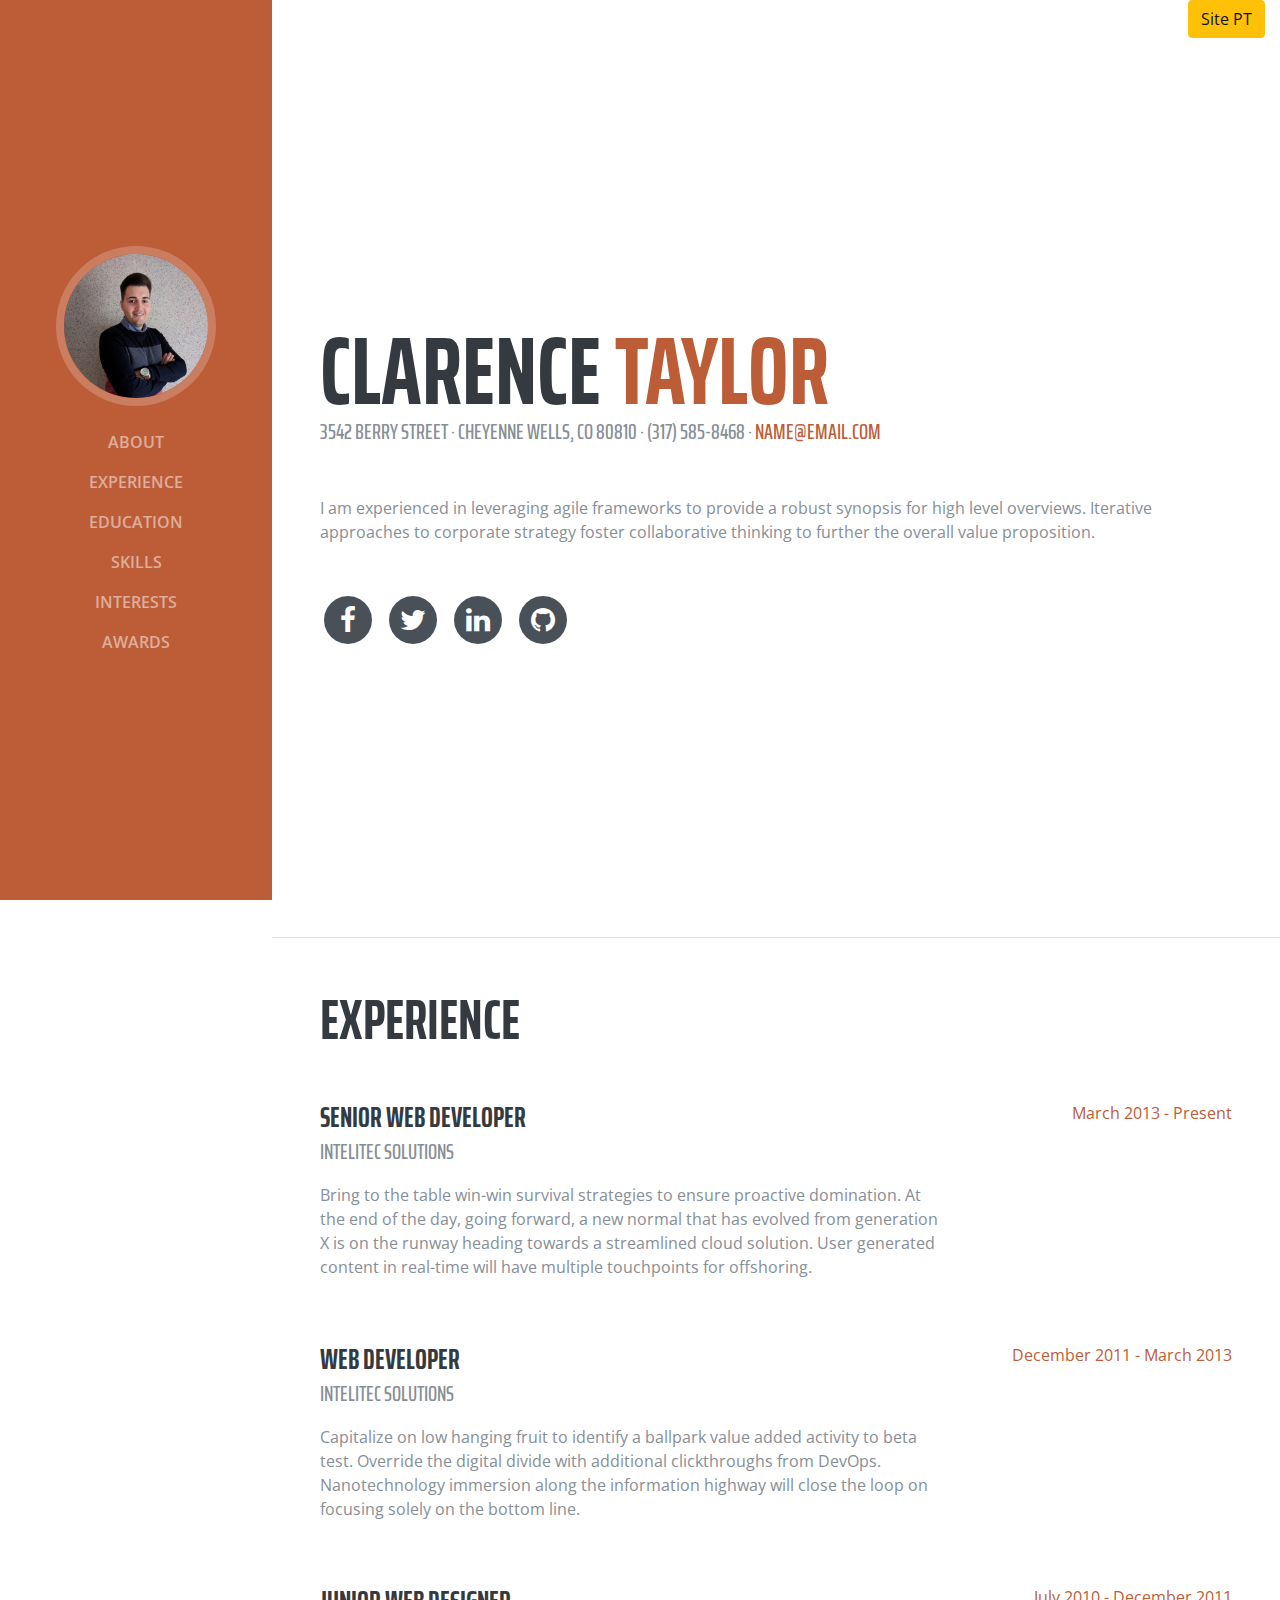
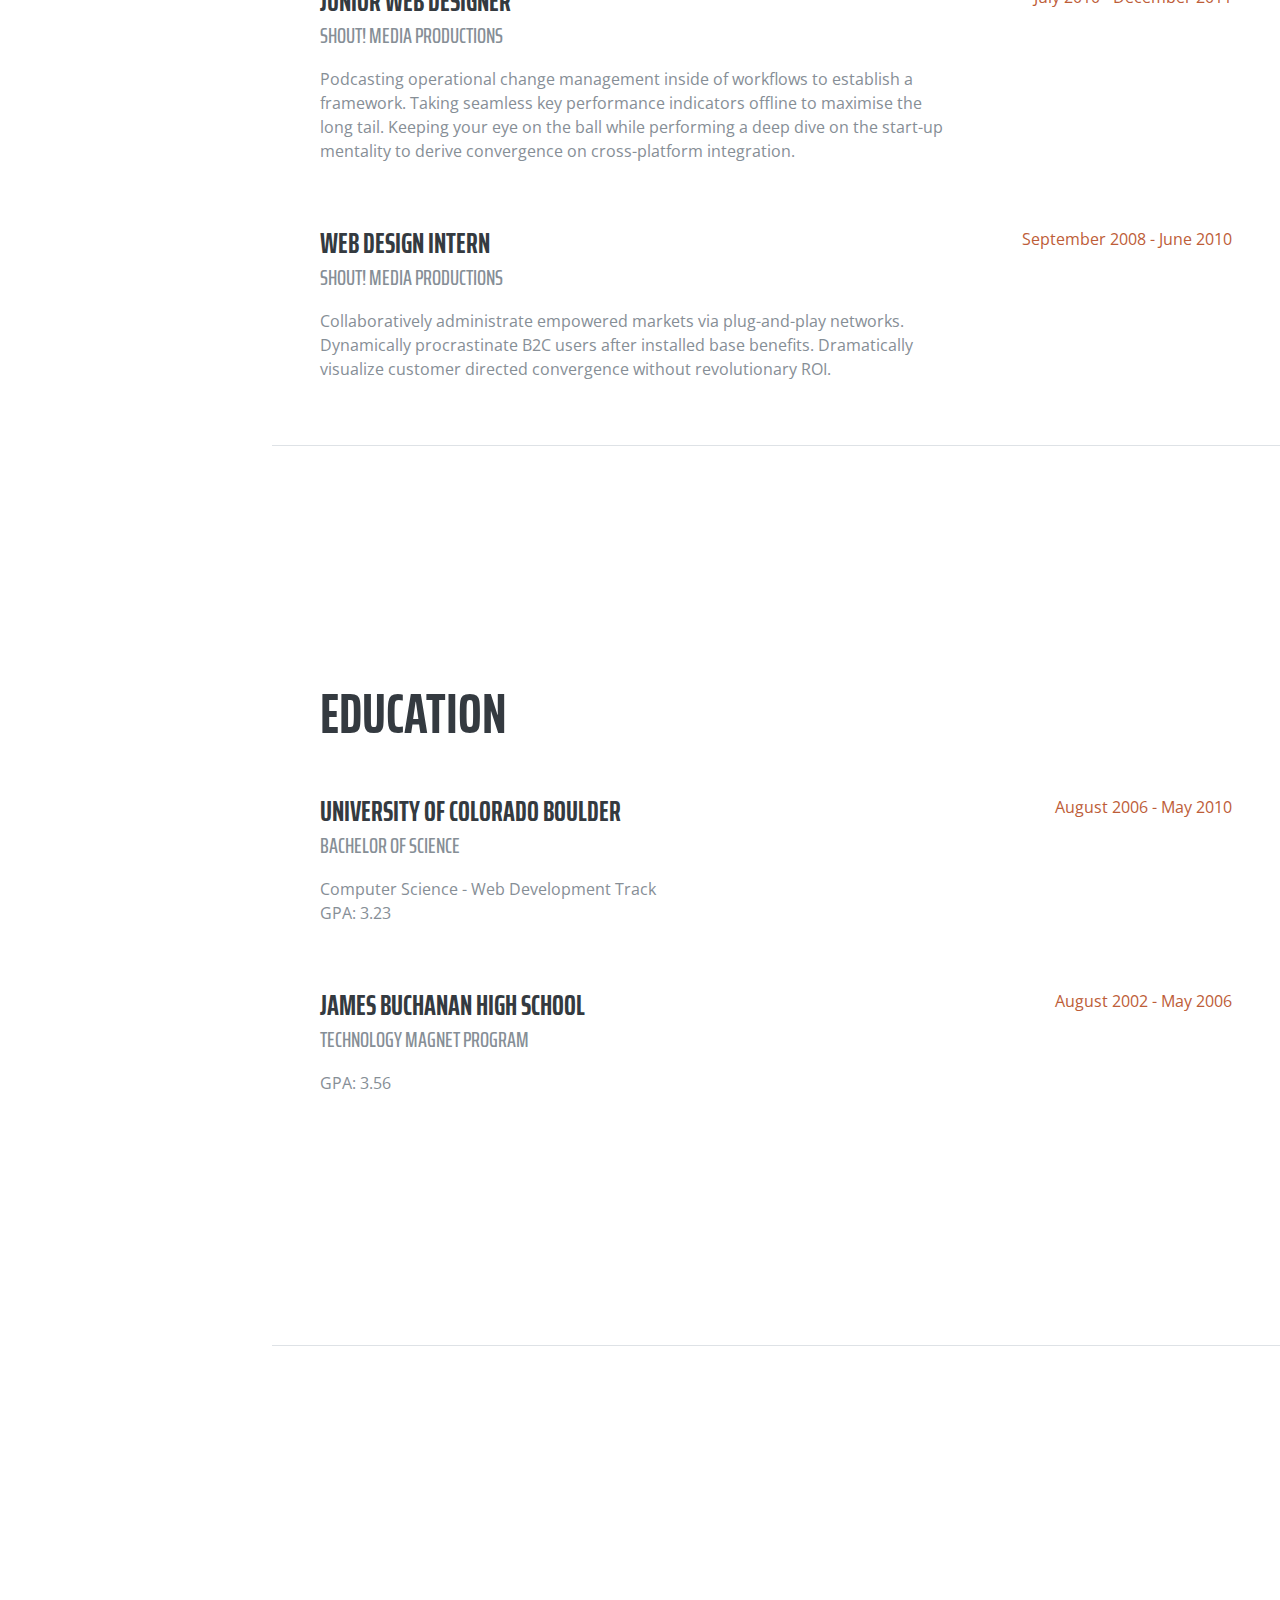
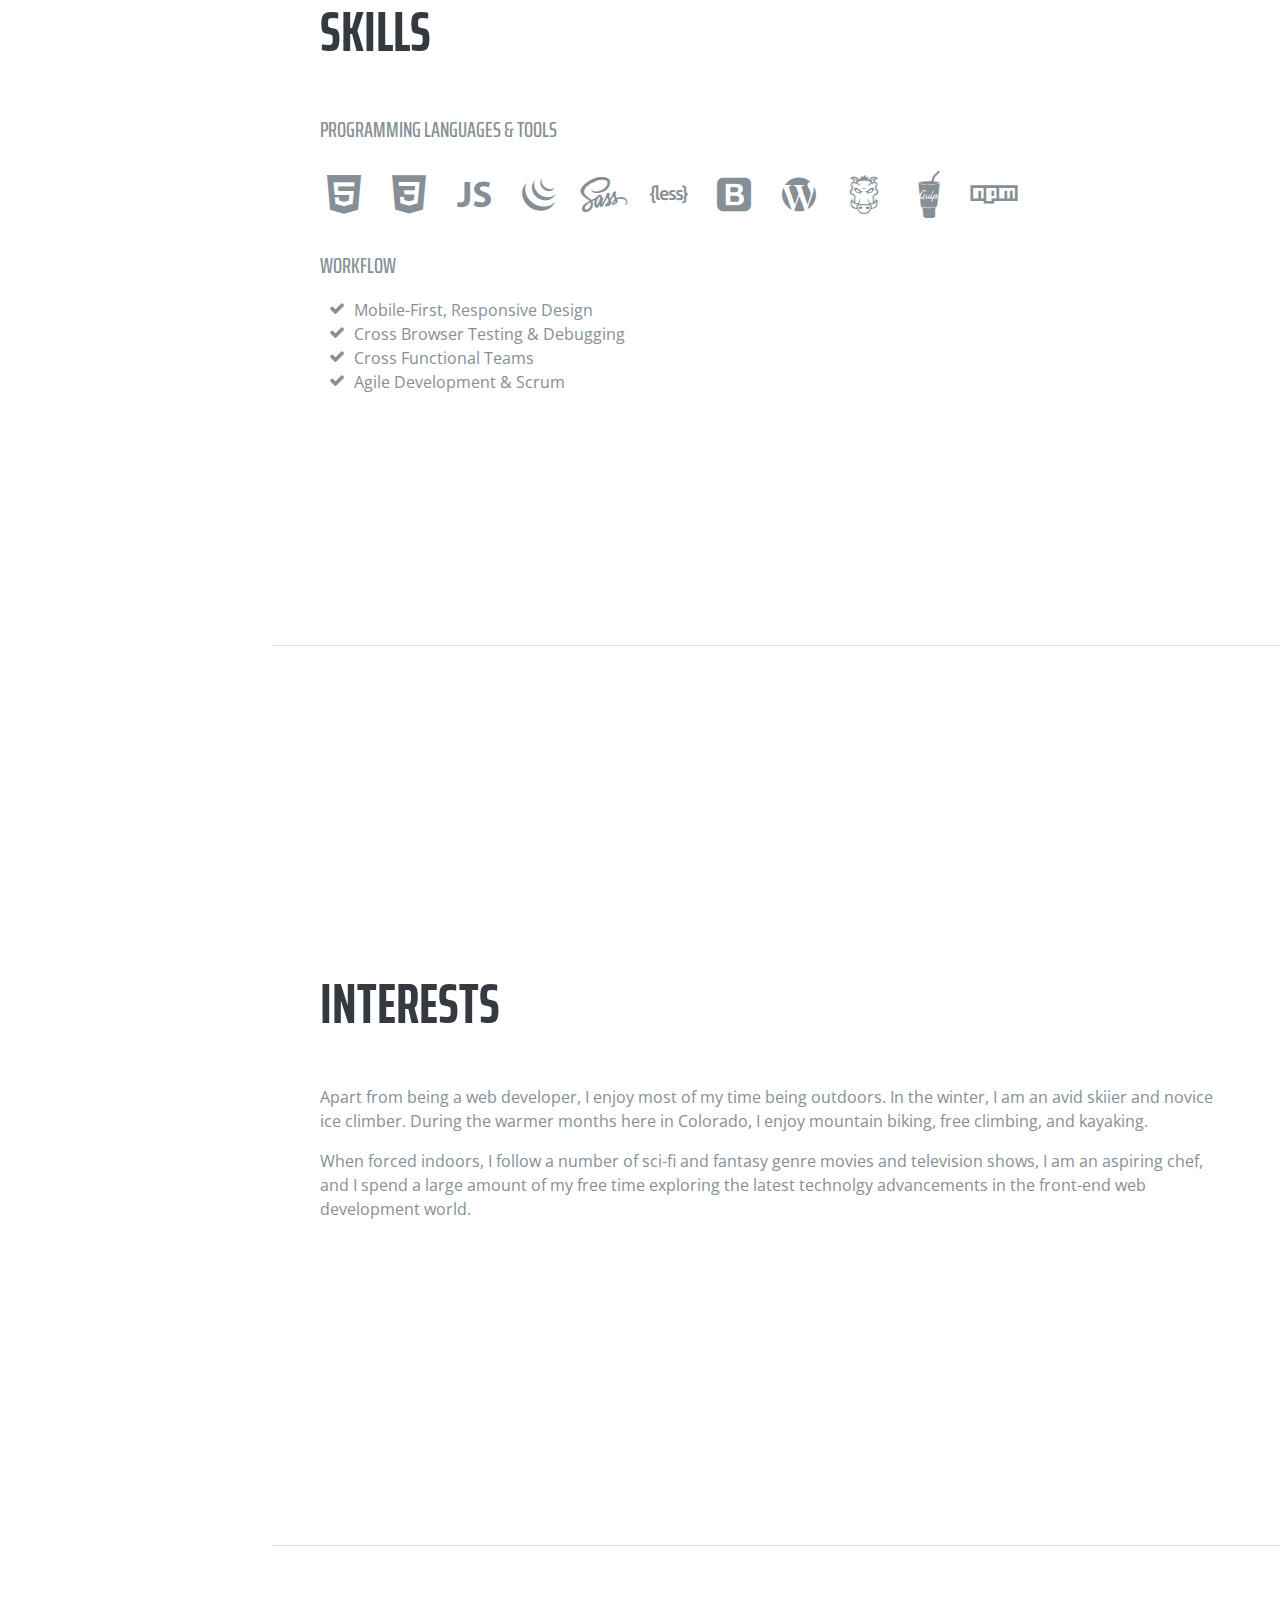
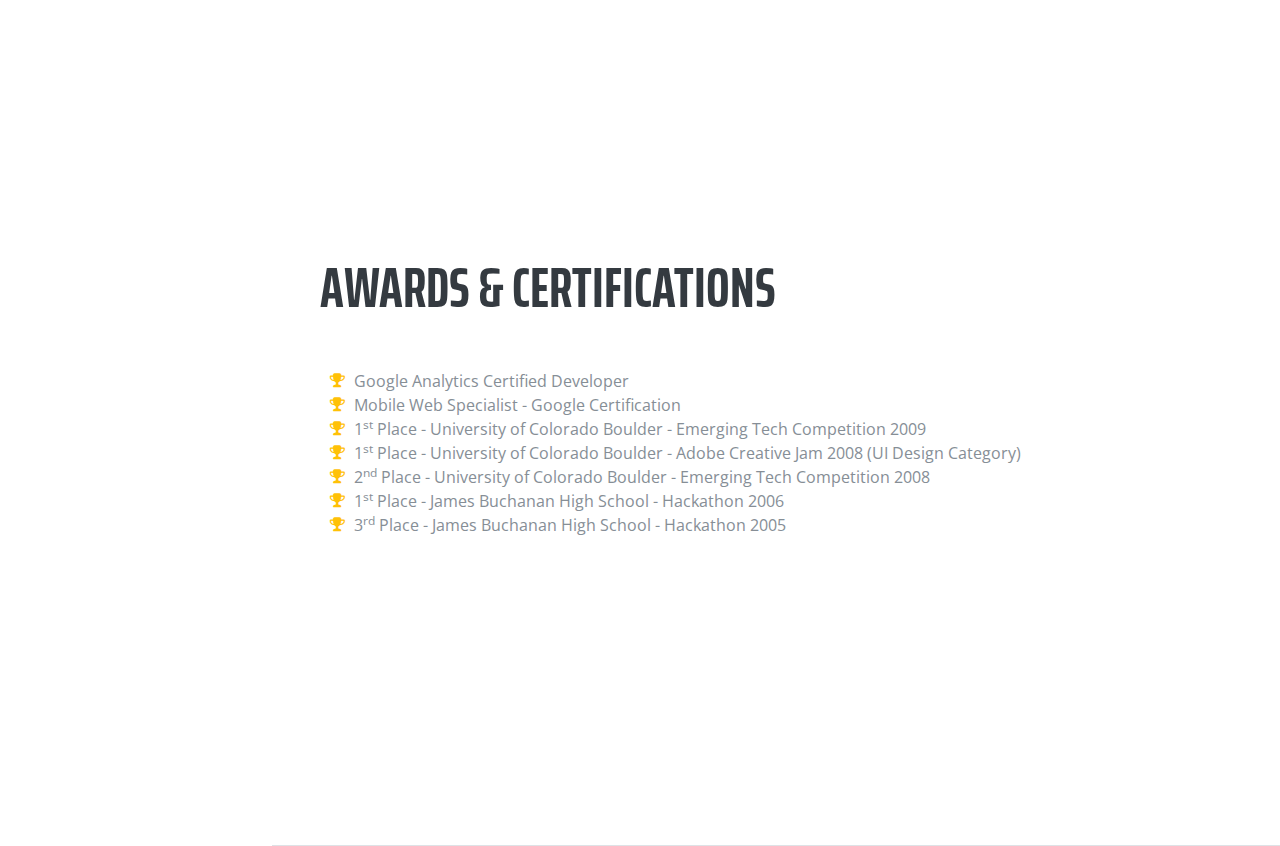
<file: index_en.html>
<!DOCTYPE html>
<html lang="en">

  <head>

    <meta charset="utf-8">
    <meta name="viewport" content="width=device-width, initial-scale=1, shrink-to-fit=no">
    <meta name="description" content="">
    <meta name="author" content="">

    <title>Resume - Start Bootstrap Theme</title>

    <!-- Bootstrap core CSS -->
    <link href="vendor/bootstrap/css/bootstrap.min.css" rel="stylesheet">

    <!-- Custom fonts for this template -->
    <link href="https://fonts.googleapis.com/css?family=Saira+Extra+Condensed:100,200,300,400,500,600,700,800,900" rel="stylesheet">
    <link href="https://fonts.googleapis.com/css?family=Open+Sans:300,300i,400,400i,600,600i,700,700i,800,800i" rel="stylesheet">
    <link href="vendor/font-awesome/css/font-awesome.min.css" rel="stylesheet">
    <link href="vendor/devicons/css/devicons.min.css" rel="stylesheet">
    <link href="vendor/simple-line-icons/css/simple-line-icons.css" rel="stylesheet">

    <!-- Custom styles for this template -->
    <link href="css/resume.min.css" rel="stylesheet">

  </head>
  <div class="container">
<div class="row">
    <div class="col-lg-12">
        <div class="text-right">
			<a href="index.html" class="btn btn-warning" role="button">Site PT</a>
			 
        </div>
    </div>
</div>
  
  </div>
  <body id="page-top">

    <nav class="navbar navbar-expand-lg navbar-dark bg-primary fixed-top" id="sideNav">
      <a class="navbar-brand js-scroll-trigger" href="#page-top">
        <span class="d-block d-lg-none">Start Bootstrap</span>
        <span class="d-none d-lg-block">
          <img class="img-fluid img-profile rounded-circle mx-auto mb-2" src="img/profile.jpg" alt="">
        </span>
      </a>
      <button class="navbar-toggler" type="button" data-toggle="collapse" data-target="#navbarSupportedContent" aria-controls="navbarSupportedContent" aria-expanded="false" aria-label="Toggle navigation">
        <span class="navbar-toggler-icon"></span>
      </button>
      <div class="collapse navbar-collapse" id="navbarSupportedContent">
        <ul class="navbar-nav">
          <li class="nav-item">
            <a class="nav-link js-scroll-trigger" href="#about">About</a>
          </li>
          <li class="nav-item">
            <a class="nav-link js-scroll-trigger" href="#experience">Experience</a>
          </li>
          <li class="nav-item">
            <a class="nav-link js-scroll-trigger" href="#education">Education</a>
          </li>
          <li class="nav-item">
            <a class="nav-link js-scroll-trigger" href="#skills">Skills</a>
          </li>
          <li class="nav-item">
            <a class="nav-link js-scroll-trigger" href="#interests">Interests</a>
          </li>
          <li class="nav-item">
            <a class="nav-link js-scroll-trigger" href="#awards">Awards</a>
          </li>
        </ul>
      </div>
    </nav>

    <div class="container-fluid p-0">

      <section class="resume-section p-3 p-lg-5 d-flex d-column" id="about">
        <div class="my-auto">
          <h1 class="mb-0">Clarence
            <span class="text-primary">Taylor</span>
          </h1>
          <div class="subheading mb-5">3542 Berry Street · Cheyenne Wells, CO 80810 · (317) 585-8468 ·
            <a href="mailto:name@email.com">name@email.com</a>
          </div>
          <p class="mb-5">I am experienced in leveraging agile frameworks to provide a robust synopsis for high level overviews. Iterative approaches to corporate strategy foster collaborative thinking to further the overall value proposition.</p>
          <ul class="list-inline list-social-icons mb-0">
            <li class="list-inline-item">
              <a href="#">
                <span class="fa-stack fa-lg">
                  <i class="fa fa-circle fa-stack-2x"></i>
                  <i class="fa fa-facebook fa-stack-1x fa-inverse"></i>
                </span>
              </a>
            </li>
            <li class="list-inline-item">
              <a href="#">
                <span class="fa-stack fa-lg">
                  <i class="fa fa-circle fa-stack-2x"></i>
                  <i class="fa fa-twitter fa-stack-1x fa-inverse"></i>
                </span>
              </a>
            </li>
            <li class="list-inline-item">
              <a href="#">
                <span class="fa-stack fa-lg">
                  <i class="fa fa-circle fa-stack-2x"></i>
                  <i class="fa fa-linkedin fa-stack-1x fa-inverse"></i>
                </span>
              </a>
            </li>
            <li class="list-inline-item">
              <a href="#">
                <span class="fa-stack fa-lg">
                  <i class="fa fa-circle fa-stack-2x"></i>
                  <i class="fa fa-github fa-stack-1x fa-inverse"></i>
                </span>
              </a>
            </li>
          </ul>
        </div>
      </section>

      <section class="resume-section p-3 p-lg-5 d-flex flex-column" id="experience">
        <div class="my-auto">
          <h2 class="mb-5">Experience</h2>

          <div class="resume-item d-flex flex-column flex-md-row mb-5">
            <div class="resume-content mr-auto">
              <h3 class="mb-0">Senior Web Developer</h3>
              <div class="subheading mb-3">Intelitec Solutions</div>
              <p>Bring to the table win-win survival strategies to ensure proactive domination. At the end of the day, going forward, a new normal that has evolved from generation X is on the runway heading towards a streamlined cloud solution. User generated content in real-time will have multiple touchpoints for offshoring.</p>
            </div>
            <div class="resume-date text-md-right">
              <span class="text-primary">March 2013 - Present</span>
            </div>
          </div>

          <div class="resume-item d-flex flex-column flex-md-row mb-5">
            <div class="resume-content mr-auto">
              <h3 class="mb-0">Web Developer</h3>
              <div class="subheading mb-3">Intelitec Solutions</div>
              <p>Capitalize on low hanging fruit to identify a ballpark value added activity to beta test. Override the digital divide with additional clickthroughs from DevOps. Nanotechnology immersion along the information highway will close the loop on focusing solely on the bottom line.</p>
            </div>
            <div class="resume-date text-md-right">
              <span class="text-primary">December 2011 - March 2013</span>
            </div>
          </div>

          <div class="resume-item d-flex flex-column flex-md-row mb-5">
            <div class="resume-content mr-auto">
              <h3 class="mb-0">Junior Web Designer</h3>
              <div class="subheading mb-3">Shout! Media Productions</div>
              <p>Podcasting operational change management inside of workflows to establish a framework. Taking seamless key performance indicators offline to maximise the long tail. Keeping your eye on the ball while performing a deep dive on the start-up mentality to derive convergence on cross-platform integration.</p>
            </div>
            <div class="resume-date text-md-right">
              <span class="text-primary">July 2010 - December 2011</span>
            </div>
          </div>

          <div class="resume-item d-flex flex-column flex-md-row">
            <div class="resume-content mr-auto">
              <h3 class="mb-0">Web Design Intern</h3>
              <div class="subheading mb-3">Shout! Media Productions</div>
              <p>Collaboratively administrate empowered markets via plug-and-play networks. Dynamically procrastinate B2C users after installed base benefits. Dramatically visualize customer directed convergence without revolutionary ROI.</p>
            </div>
            <div class="resume-date text-md-right">
              <span class="text-primary">September 2008 - June 2010</span>
            </div>
          </div>

        </div>

      </section>

      <section class="resume-section p-3 p-lg-5 d-flex flex-column" id="education">
        <div class="my-auto">
          <h2 class="mb-5">Education</h2>

          <div class="resume-item d-flex flex-column flex-md-row mb-5">
            <div class="resume-content mr-auto">
              <h3 class="mb-0">University of Colorado Boulder</h3>
              <div class="subheading mb-3">Bachelor of Science</div>
              <div>Computer Science - Web Development Track</div>
              <p>GPA: 3.23</p>
            </div>
            <div class="resume-date text-md-right">
              <span class="text-primary">August 2006 - May 2010</span>
            </div>
          </div>

          <div class="resume-item d-flex flex-column flex-md-row">
            <div class="resume-content mr-auto">
              <h3 class="mb-0">James Buchanan High School</h3>
              <div class="subheading mb-3">Technology Magnet Program</div>
              <p>GPA: 3.56</p>
            </div>
            <div class="resume-date text-md-right">
              <span class="text-primary">August 2002 - May 2006</span>
            </div>
          </div>

        </div>
      </section>

      <section class="resume-section p-3 p-lg-5 d-flex flex-column" id="skills">
        <div class="my-auto">
          <h2 class="mb-5">Skills</h2>

          <div class="subheading mb-3">Programming Languages &amp; Tools</div>
          <ul class="list-inline list-icons">
            <li class="list-inline-item">
              <i class="devicons devicons-html5"></i>
            </li>
            <li class="list-inline-item">
              <i class="devicons devicons-css3"></i>
            </li>
            <li class="list-inline-item">
              <i class="devicons devicons-javascript"></i>
            </li>
            <li class="list-inline-item">
              <i class="devicons devicons-jquery"></i>
            </li>
            <li class="list-inline-item">
              <i class="devicons devicons-sass"></i>
            </li>
            <li class="list-inline-item">
              <i class="devicons devicons-less"></i>
            </li>
            <li class="list-inline-item">
              <i class="devicons devicons-bootstrap"></i>
            </li>
            <li class="list-inline-item">
              <i class="devicons devicons-wordpress"></i>
            </li>
            <li class="list-inline-item">
              <i class="devicons devicons-grunt"></i>
            </li>
            <li class="list-inline-item">
              <i class="devicons devicons-gulp"></i>
            </li>
            <li class="list-inline-item">
              <i class="devicons devicons-npm"></i>
            </li>
          </ul>

          <div class="subheading mb-3">Workflow</div>
          <ul class="fa-ul mb-0">
            <li>
              <i class="fa-li fa fa-check"></i>
              Mobile-First, Responsive Design</li>
            <li>
              <i class="fa-li fa fa-check"></i>
              Cross Browser Testing &amp; Debugging</li>
            <li>
              <i class="fa-li fa fa-check"></i>
              Cross Functional Teams</li>
            <li>
              <i class="fa-li fa fa-check"></i>
              Agile Development &amp; Scrum</li>
          </ul>
        </div>
      </section>

      <section class="resume-section p-3 p-lg-5 d-flex flex-column" id="interests">
        <div class="my-auto">
          <h2 class="mb-5">Interests</h2>
          <p>Apart from being a web developer, I enjoy most of my time being outdoors. In the winter, I am an avid skiier and novice ice climber. During the warmer months here in Colorado, I enjoy mountain biking, free climbing, and kayaking.</p>
          <p class="mb-0">When forced indoors, I follow a number of sci-fi and fantasy genre movies and television shows, I am an aspiring chef, and I spend a large amount of my free time exploring the latest technolgy advancements in the front-end web development world.</p>
        </div>
      </section>

      <section class="resume-section p-3 p-lg-5 d-flex flex-column" id="awards">
        <div class="my-auto">
          <h2 class="mb-5">Awards &amp; Certifications</h2>
          <ul class="fa-ul mb-0">
            <li>
              <i class="fa-li fa fa-trophy text-warning"></i>
              Google Analytics Certified Developer</li>
            <li>
              <i class="fa-li fa fa-trophy text-warning"></i>
              Mobile Web Specialist - Google Certification</li>
            <li>
              <i class="fa-li fa fa-trophy text-warning"></i>
              1<sup>st</sup>
              Place - University of Colorado Boulder - Emerging Tech Competition 2009</li>
            <li>
              <i class="fa-li fa fa-trophy text-warning"></i>
              1<sup>st</sup>
              Place - University of Colorado Boulder - Adobe Creative Jam 2008 (UI Design Category)</li>
            <li>
              <i class="fa-li fa fa-trophy text-warning"></i>
              2<sup>nd</sup>
              Place - University of Colorado Boulder - Emerging Tech Competition 2008</li>
            <li>
            <li>
              <i class="fa-li fa fa-trophy text-warning"></i>
              1<sup>st</sup>
              Place - James Buchanan High School - Hackathon 2006</li>
            <li>
              <i class="fa-li fa fa-trophy text-warning"></i>
              3<sup>rd</sup>
              Place - James Buchanan High School - Hackathon 2005</li>
          </ul>
        </div>
      </section>

    </div>

    <!-- Bootstrap core JavaScript -->
    <script src="vendor/jquery/jquery.min.js"></script>
    <script src="vendor/bootstrap/js/bootstrap.bundle.min.js"></script>

    <!-- Plugin JavaScript -->
    <script src="vendor/jquery-easing/jquery.easing.min.js"></script>

    <!-- Custom scripts for this template -->
    <script src="js/resume.min.js"></script>

  </body>

</html>
</file>
<file: vendor/simple-line-icons/css/simple-line-icons.css>
@font-face {
  font-family: 'simple-line-icons';
  src: url('../fonts/Simple-Line-Icons.eot?v=2.4.0');
  src: url('../fonts/Simple-Line-Icons.eot?v=2.4.0#iefix') format('embedded-opentype'), url('../fonts/Simple-Line-Icons.woff2?v=2.4.0') format('woff2'), url('../fonts/Simple-Line-Icons.ttf?v=2.4.0') format('truetype'), url('../fonts/Simple-Line-Icons.woff?v=2.4.0') format('woff'), url('../fonts/Simple-Line-Icons.svg?v=2.4.0#simple-line-icons') format('svg');
  font-weight: normal;
  font-style: normal;
}
/*
 Use the following CSS code if you want to have a class per icon.
 Instead of a list of all class selectors, you can use the generic [class*="icon-"] selector, but it's slower:
*/
.icon-user,
.icon-people,
.icon-user-female,
.icon-user-follow,
.icon-user-following,
.icon-user-unfollow,
.icon-login,
.icon-logout,
.icon-emotsmile,
.icon-phone,
.icon-call-end,
.icon-call-in,
.icon-call-out,
.icon-map,
.icon-location-pin,
.icon-direction,
.icon-directions,
.icon-compass,
.icon-layers,
.icon-menu,
.icon-list,
.icon-options-vertical,
.icon-options,
.icon-arrow-down,
.icon-arrow-left,
.icon-arrow-right,
.icon-arrow-up,
.icon-arrow-up-circle,
.icon-arrow-left-circle,
.icon-arrow-right-circle,
.icon-arrow-down-circle,
.icon-check,
.icon-clock,
.icon-plus,
.icon-minus,
.icon-close,
.icon-event,
.icon-exclamation,
.icon-organization,
.icon-trophy,
.icon-screen-smartphone,
.icon-screen-desktop,
.icon-plane,
.icon-notebook,
.icon-mustache,
.icon-mouse,
.icon-magnet,
.icon-energy,
.icon-disc,
.icon-cursor,
.icon-cursor-move,
.icon-crop,
.icon-chemistry,
.icon-speedometer,
.icon-shield,
.icon-screen-tablet,
.icon-magic-wand,
.icon-hourglass,
.icon-graduation,
.icon-ghost,
.icon-game-controller,
.icon-fire,
.icon-eyeglass,
.icon-envelope-open,
.icon-envelope-letter,
.icon-bell,
.icon-badge,
.icon-anchor,
.icon-wallet,
.icon-vector,
.icon-speech,
.icon-puzzle,
.icon-printer,
.icon-present,
.icon-playlist,
.icon-pin,
.icon-picture,
.icon-handbag,
.icon-globe-alt,
.icon-globe,
.icon-folder-alt,
.icon-folder,
.icon-film,
.icon-feed,
.icon-drop,
.icon-drawer,
.icon-docs,
.icon-doc,
.icon-diamond,
.icon-cup,
.icon-calculator,
.icon-bubbles,
.icon-briefcase,
.icon-book-open,
.icon-basket-loaded,
.icon-basket,
.icon-bag,
.icon-action-undo,
.icon-action-redo,
.icon-wrench,
.icon-umbrella,
.icon-trash,
.icon-tag,
.icon-support,
.icon-frame,
.icon-size-fullscreen,
.icon-size-actual,
.icon-shuffle,
.icon-share-alt,
.icon-share,
.icon-rocket,
.icon-question,
.icon-pie-chart,
.icon-pencil,
.icon-note,
.icon-loop,
.icon-home,
.icon-grid,
.icon-graph,
.icon-microphone,
.icon-music-tone-alt,
.icon-music-tone,
.icon-earphones-alt,
.icon-earphones,
.icon-equalizer,
.icon-like,
.icon-dislike,
.icon-control-start,
.icon-control-rewind,
.icon-control-play,
.icon-control-pause,
.icon-control-forward,
.icon-control-end,
.icon-volume-1,
.icon-volume-2,
.icon-volume-off,
.icon-calendar,
.icon-bulb,
.icon-chart,
.icon-ban,
.icon-bubble,
.icon-camrecorder,
.icon-camera,
.icon-cloud-download,
.icon-cloud-upload,
.icon-envelope,
.icon-eye,
.icon-flag,
.icon-heart,
.icon-info,
.icon-key,
.icon-link,
.icon-lock,
.icon-lock-open,
.icon-magnifier,
.icon-magnifier-add,
.icon-magnifier-remove,
.icon-paper-clip,
.icon-paper-plane,
.icon-power,
.icon-refresh,
.icon-reload,
.icon-settings,
.icon-star,
.icon-symbol-female,
.icon-symbol-male,
.icon-target,
.icon-credit-card,
.icon-paypal,
.icon-social-tumblr,
.icon-social-twitter,
.icon-social-facebook,
.icon-social-instagram,
.icon-social-linkedin,
.icon-social-pinterest,
.icon-social-github,
.icon-social-google,
.icon-social-reddit,
.icon-social-skype,
.icon-social-dribbble,
.icon-social-behance,
.icon-social-foursqare,
.icon-social-soundcloud,
.icon-social-spotify,
.icon-social-stumbleupon,
.icon-social-youtube,
.icon-social-dropbox,
.icon-social-vkontakte,
.icon-social-steam {
  font-family: 'simple-line-icons';
  speak: none;
  font-style: normal;
  font-weight: normal;
  font-variant: normal;
  text-transform: none;
  line-height: 1;
  /* Better Font Rendering =========== */
  -webkit-font-smoothing: antialiased;
  -moz-osx-font-smoothing: grayscale;
}
.icon-user:before {
  content: "\e005";
}
.icon-people:before {
  content: "\e001";
}
.icon-user-female:before {
  content: "\e000";
}
.icon-user-follow:before {
  content: "\e002";
}
.icon-user-following:before {
  content: "\e003";
}
.icon-user-unfollow:before {
  content: "\e004";
}
.icon-login:before {
  content: "\e066";
}
.icon-logout:before {
  content: "\e065";
}
.icon-emotsmile:before {
  content: "\e021";
}
.icon-phone:before {
  content: "\e600";
}
.icon-call-end:before {
  content: "\e048";
}
.icon-call-in:before {
  content: "\e047";
}
.icon-call-out:before {
  content: "\e046";
}
.icon-map:before {
  content: "\e033";
}
.icon-location-pin:before {
  content: "\e096";
}
.icon-direction:before {
  content: "\e042";
}
.icon-directions:before {
  content: "\e041";
}
.icon-compass:before {
  content: "\e045";
}
.icon-layers:before {
  content: "\e034";
}
.icon-menu:before {
  content: "\e601";
}
.icon-list:before {
  content: "\e067";
}
.icon-options-vertical:before {
  content: "\e602";
}
.icon-options:before {
  content: "\e603";
}
.icon-arrow-down:before {
  content: "\e604";
}
.icon-arrow-left:before {
  content: "\e605";
}
.icon-arrow-right:before {
  content: "\e606";
}
.icon-arrow-up:before {
  content: "\e607";
}
.icon-arrow-up-circle:before {
  content: "\e078";
}
.icon-arrow-left-circle:before {
  content: "\e07a";
}
.icon-arrow-right-circle:before {
  content: "\e079";
}
.icon-arrow-down-circle:before {
  content: "\e07b";
}
.icon-check:before {
  content: "\e080";
}
.icon-clock:before {
  content: "\e081";
}
.icon-plus:before {
  content: "\e095";
}
.icon-minus:before {
  content: "\e615";
}
.icon-close:before {
  content: "\e082";
}
.icon-event:before {
  content: "\e619";
}
.icon-exclamation:before {
  content: "\e617";
}
.icon-organization:before {
  content: "\e616";
}
.icon-trophy:before {
  content: "\e006";
}
.icon-screen-smartphone:before {
  content: "\e010";
}
.icon-screen-desktop:before {
  content: "\e011";
}
.icon-plane:before {
  content: "\e012";
}
.icon-notebook:before {
  content: "\e013";
}
.icon-mustache:before {
  content: "\e014";
}
.icon-mouse:before {
  content: "\e015";
}
.icon-magnet:before {
  content: "\e016";
}
.icon-energy:before {
  content: "\e020";
}
.icon-disc:before {
  content: "\e022";
}
.icon-cursor:before {
  content: "\e06e";
}
.icon-cursor-move:before {
  content: "\e023";
}
.icon-crop:before {
  content: "\e024";
}
.icon-chemistry:before {
  content: "\e026";
}
.icon-speedometer:before {
  content: "\e007";
}
.icon-shield:before {
  content: "\e00e";
}
.icon-screen-tablet:before {
  content: "\e00f";
}
.icon-magic-wand:before {
  content: "\e017";
}
.icon-hourglass:before {
  content: "\e018";
}
.icon-graduation:before {
  content: "\e019";
}
.icon-ghost:before {
  content: "\e01a";
}
.icon-game-controller:before {
  content: "\e01b";
}
.icon-fire:before {
  content: "\e01c";
}
.icon-eyeglass:before {
  content: "\e01d";
}
.icon-envelope-open:before {
  content: "\e01e";
}
.icon-envelope-letter:before {
  content: "\e01f";
}
.icon-bell:before {
  content: "\e027";
}
.icon-badge:before {
  content: "\e028";
}
.icon-anchor:before {
  content: "\e029";
}
.icon-wallet:before {
  content: "\e02a";
}
.icon-vector:before {
  content: "\e02b";
}
.icon-speech:before {
  content: "\e02c";
}
.icon-puzzle:before {
  content: "\e02d";
}
.icon-printer:before {
  content: "\e02e";
}
.icon-present:before {
  content: "\e02f";
}
.icon-playlist:before {
  content: "\e030";
}
.icon-pin:before {
  content: "\e031";
}
.icon-picture:before {
  content: "\e032";
}
.icon-handbag:before {
  content: "\e035";
}
.icon-globe-alt:before {
  content: "\e036";
}
.icon-globe:before {
  content: "\e037";
}
.icon-folder-alt:before {
  content: "\e039";
}
.icon-folder:before {
  content: "\e089";
}
.icon-film:before {
  content: "\e03a";
}
.icon-feed:before {
  content: "\e03b";
}
.icon-drop:before {
  content: "\e03e";
}
.icon-drawer:before {
  content: "\e03f";
}
.icon-docs:before {
  content: "\e040";
}
.icon-doc:before {
  content: "\e085";
}
.icon-diamond:before {
  content: "\e043";
}
.icon-cup:before {
  content: "\e044";
}
.icon-calculator:before {
  content: "\e049";
}
.icon-bubbles:before {
  content: "\e04a";
}
.icon-briefcase:before {
  content: "\e04b";
}
.icon-book-open:before {
  content: "\e04c";
}
.icon-basket-loaded:before {
  content: "\e04d";
}
.icon-basket:before {
  content: "\e04e";
}
.icon-bag:before {
  content: "\e04f";
}
.icon-action-undo:before {
  content: "\e050";
}
.icon-action-redo:before {
  content: "\e051";
}
.icon-wrench:before {
  content: "\e052";
}
.icon-umbrella:before {
  content: "\e053";
}
.icon-trash:before {
  content: "\e054";
}
.icon-tag:before {
  content: "\e055";
}
.icon-support:before {
  content: "\e056";
}
.icon-frame:before {
  content: "\e038";
}
.icon-size-fullscreen:before {
  content: "\e057";
}
.icon-size-actual:before {
  content: "\e058";
}
.icon-shuffle:before {
  content: "\e059";
}
.icon-share-alt:before {
  content: "\e05a";
}
.icon-share:before {
  content: "\e05b";
}
.icon-rocket:before {
  content: "\e05c";
}
.icon-question:before {
  content: "\e05d";
}
.icon-pie-chart:before {
  content: "\e05e";
}
.icon-pencil:before {
  content: "\e05f";
}
.icon-note:before {
  content: "\e060";
}
.icon-loop:before {
  content: "\e064";
}
.icon-home:before {
  content: "\e069";
}
.icon-grid:before {
  content: "\e06a";
}
.icon-graph:before {
  content: "\e06b";
}
.icon-microphone:before {
  content: "\e063";
}
.icon-music-tone-alt:before {
  content: "\e061";
}
.icon-music-tone:before {
  content: "\e062";
}
.icon-earphones-alt:before {
  content: "\e03c";
}
.icon-earphones:before {
  content: "\e03d";
}
.icon-equalizer:before {
  content: "\e06c";
}
.icon-like:before {
  content: "\e068";
}
.icon-dislike:before {
  content: "\e06d";
}
.icon-control-start:before {
  content: "\e06f";
}
.icon-control-rewind:before {
  content: "\e070";
}
.icon-control-play:before {
  content: "\e071";
}
.icon-control-pause:before {
  content: "\e072";
}
.icon-control-forward:before {
  content: "\e073";
}
.icon-control-end:before {
  content: "\e074";
}
.icon-volume-1:before {
  content: "\e09f";
}
.icon-volume-2:before {
  content: "\e0a0";
}
.icon-volume-off:before {
  content: "\e0a1";
}
.icon-calendar:before {
  content: "\e075";
}
.icon-bulb:before {
  content: "\e076";
}
.icon-chart:before {
  content: "\e077";
}
.icon-ban:before {
  content: "\e07c";
}
.icon-bubble:before {
  content: "\e07d";
}
.icon-camrecorder:before {
  content: "\e07e";
}
.icon-camera:before {
  content: "\e07f";
}
.icon-cloud-download:before {
  content: "\e083";
}
.icon-cloud-upload:before {
  content: "\e084";
}
.icon-envelope:before {
  content: "\e086";
}
.icon-eye:before {
  content: "\e087";
}
.icon-flag:before {
  content: "\e088";
}
.icon-heart:before {
  content: "\e08a";
}
.icon-info:before {
  content: "\e08b";
}
.icon-key:before {
  content: "\e08c";
}
.icon-link:before {
  content: "\e08d";
}
.icon-lock:before {
  content: "\e08e";
}
.icon-lock-open:before {
  content: "\e08f";
}
.icon-magnifier:before {
  content: "\e090";
}
.icon-magnifier-add:before {
  content: "\e091";
}
.icon-magnifier-remove:before {
  content: "\e092";
}
.icon-paper-clip:before {
  content: "\e093";
}
.icon-paper-plane:before {
  content: "\e094";
}
.icon-power:before {
  content: "\e097";
}
.icon-refresh:before {
  content: "\e098";
}
.icon-reload:before {
  content: "\e099";
}
.icon-settings:before {
  content: "\e09a";
}
.icon-star:before {
  content: "\e09b";
}
.icon-symbol-female:before {
  content: "\e09c";
}
.icon-symbol-male:before {
  content: "\e09d";
}
.icon-target:before {
  content: "\e09e";
}
.icon-credit-card:before {
  content: "\e025";
}
.icon-paypal:before {
  content: "\e608";
}
.icon-social-tumblr:before {
  content: "\e00a";
}
.icon-social-twitter:before {
  content: "\e009";
}
.icon-social-facebook:before {
  content: "\e00b";
}
.icon-social-instagram:before {
  content: "\e609";
}
.icon-social-linkedin:before {
  content: "\e60a";
}
.icon-social-pinterest:before {
  content: "\e60b";
}
.icon-social-github:before {
  content: "\e60c";
}
.icon-social-google:before {
  content: "\e60d";
}
.icon-social-reddit:before {
  content: "\e60e";
}
.icon-social-skype:before {
  content: "\e60f";
}
.icon-social-dribbble:before {
  content: "\e00d";
}
.icon-social-behance:before {
  content: "\e610";
}
.icon-social-foursqare:before {
  content: "\e611";
}
.icon-social-soundcloud:before {
  content: "\e612";
}
.icon-social-spotify:before {
  content: "\e613";
}
.icon-social-stumbleupon:before {
  content: "\e614";
}
.icon-social-youtube:before {
  content: "\e008";
}
.icon-social-dropbox:before {
  content: "\e00c";
}
.icon-social-vkontakte:before {
  content: "\e618";
}
.icon-social-steam:before {
  content: "\e620";
}
</file>
<file: vendor/devicons/css/devicons.min.css>
/*!
 *  Devicons 1.8.0 made by Theodore Vorillas / http://vorillaz.com 
 */
@font-face{font-family:devicons;src:url(../fonts/devicons.eot?xqxft6);src:url(../fonts/devicons.eot?#iefixxqxft6) format("embedded-opentype"),url(../fonts/devicons.woff?xqxft6) format("woff"),url(../fonts/devicons.ttf?xqxft6) format("truetype"),url(../fonts/devicons.svg?xqxft6#devicons) format("svg");font-weight:400;font-style:normal}.devicons{font-family:devicons;speak:none;font-style:normal;font-weight:400;font-variant:normal;text-transform:none;line-height:1;-webkit-font-smoothing:antialiased;-moz-osx-font-smoothing:grayscale}.devicons-git:before{content:"\e602"}.devicons-git_compare:before{content:"\e628"}.devicons-git_branch:before{content:"\e625"}.devicons-git_commit:before{content:"\e629"}.devicons-git_pull_request:before{content:"\e626"}.devicons-git_merge:before{content:"\e627"}.devicons-bitbucket:before{content:"\e603"}.devicons-github_alt:before{content:"\e608"}.devicons-github_badge:before{content:"\e609"}.devicons-github:before{content:"\e60a"}.devicons-github_full:before{content:"\e617"}.devicons-java:before{content:"\e638"}.devicons-ruby:before{content:"\e639"}.devicons-scala:before{content:"\e637"}.devicons-python:before{content:"\e63c"}.devicons-go:before{content:"\e624"}.devicons-ruby_on_rails:before{content:"\e63b"}.devicons-django:before{content:"\e61d"}.devicons-markdown:before{content:"\e63e"}.devicons-php:before{content:"\e63d"}.devicons-mysql:before{content:"\e604"}.devicons-streamline:before{content:"\e605"}.devicons-database:before{content:"\e606"}.devicons-laravel:before{content:"\e63f"}.devicons-javascript:before{content:"\e64e"}.devicons-angular:before{content:"\e653"}.devicons-backbone:before{content:"\e652"}.devicons-coffeescript:before{content:"\e651"}.devicons-jquery:before{content:"\e650"}.devicons-modernizr:before{content:"\e620"}.devicons-jquery_ui:before{content:"\e654"}.devicons-ember:before{content:"\e61b"}.devicons-dojo:before{content:"\e61c"}.devicons-nodejs:before{content:"\e619"}.devicons-nodejs_small:before{content:"\e618"}.devicons-javascript_shield:before{content:"\e64f"}.devicons-bootstrap:before{content:"\e647"}.devicons-sass:before{content:"\e64b"}.devicons-css3_full:before{content:"\e64a"}.devicons-css3:before{content:"\e649"}.devicons-html5:before{content:"\e636"}.devicons-html5_multimedia:before{content:"\e632"}.devicons-html5_device_access:before{content:"\e633"}.devicons-html5_3d_effects:before{content:"\e635"}.devicons-html5_connectivity:before{content:"\e634"}.devicons-ghost_small:before{content:"\e614"}.devicons-ghost:before{content:"\e61f"}.devicons-magento:before{content:"\e640"}.devicons-joomla:before{content:"\e641"}.devicons-jekyll_small:before{content:"\e60d"}.devicons-drupal:before{content:"\e642"}.devicons-wordpress:before{content:"\e60b"}.devicons-grunt:before{content:"\e64c"}.devicons-bower:before{content:"\e64d"}.devicons-npm:before{content:"\e61e"}.devicons-yahoo_small:before{content:"\e62b"}.devicons-yahoo:before{content:"\e615"}.devicons-bing_small:before{content:"\e600"}.devicons-windows:before{content:"\e60f"}.devicons-linux:before{content:"\e612"}.devicons-ubuntu:before{content:"\e63a"}.devicons-android:before{content:"\e60e"}.devicons-apple:before{content:"\e611"}.devicons-appstore:before{content:"\e613"}.devicons-phonegap:before{content:"\e630"}.devicons-blackberry:before{content:"\e623"}.devicons-stackoverflow:before{content:"\e610"}.devicons-techcrunch:before{content:"\e62c"}.devicons-codrops:before{content:"\e62f"}.devicons-css_tricks:before{content:"\e601"}.devicons-smashing_magazine:before{content:"\e62d"}.devicons-netmagazine:before{content:"\e62e"}.devicons-codepen:before{content:"\e616"}.devicons-cssdeck:before{content:"\e62a"}.devicons-hackernews:before{content:"\e61a"}.devicons-dropbox:before{content:"\e607"}.devicons-google_drive:before{content:"\e631"}.devicons-visualstudio:before{content:"\e60c"}.devicons-unity_small:before{content:"\e621"}.devicons-raspberry_pi:before{content:"\e622"}.devicons-chrome:before{content:"\e643"}.devicons-ie:before{content:"\e644"}.devicons-firefox:before{content:"\e645"}.devicons-opera:before{content:"\e646"}.devicons-safari:before{content:"\e648"}.devicons-swift:before{content:"\e655"}.devicons-symfony:before{content:"\e656"}.devicons-symfony_badge:before{content:"\e657"}.devicons-less:before{content:"\e658"}.devicons-stylus:before{content:"\e659"}.devicons-trello:before{content:"\e65a"}.devicons-atlassian:before{content:"\e65b"}.devicons-jira:before{content:"\e65c"}.devicons-envato:before{content:"\e65d"}.devicons-snap_svg:before{content:"\e65e"}.devicons-raphael:before{content:"\e65f"}.devicons-google_analytics:before{content:"\e660"}.devicons-compass:before{content:"\e661"}.devicons-onedrive:before{content:"\e662"}.devicons-gulp:before{content:"\e663"}.devicons-atom:before{content:"\e664"}.devicons-cisco:before{content:"\e665"}.devicons-nancy:before{content:"\e666"}.devicons-clojure:before{content:"\e668"}.devicons-clojure_alt:before{content:"\e66a"}.devicons-perl:before{content:"\e669"}.devicons-celluloid:before{content:"\e66b"}.devicons-w3c:before{content:"\e66c"}.devicons-redis:before{content:"\e66d"}.devicons-postgresql:before{content:"\e66e"}.devicons-webplatform:before{content:"\e66f"}.devicons-jenkins:before{content:"\e667"}.devicons-requirejs:before{content:"\e670"}.devicons-opensource:before{content:"\e671"}.devicons-typo3:before{content:"\e672"}.devicons-uikit:before{content:"\e673"}.devicons-doctrine:before{content:"\e674"}.devicons-groovy:before{content:"\e675"}.devicons-nginx:before{content:"\e676"}.devicons-haskell:before{content:"\e677"}.devicons-zend:before{content:"\e678"}.devicons-gnu:before{content:"\e679"}.devicons-yeoman:before{content:"\e67a"}.devicons-heroku:before{content:"\e67b"}.devicons-debian:before{content:"\e67d"}.devicons-travis:before{content:"\e67e"}.devicons-dotnet:before{content:"\e67f"}.devicons-codeigniter:before{content:"\e680"}.devicons-javascript_badge:before{content:"\e681"}.devicons-yii:before{content:"\e682"}.devicons-msql_server:before{content:"\e67c"}.devicons-composer:before{content:"\e683"}.devicons-krakenjs_badge:before{content:"\e684"}.devicons-krakenjs:before{content:"\e685"}.devicons-mozilla:before{content:"\e686"}.devicons-firebase:before{content:"\e687"}.devicons-sizzlejs:before{content:"\e688"}.devicons-creativecommons:before{content:"\e689"}.devicons-creativecommons_badge:before{content:"\e68a"}.devicons-mitlicence:before{content:"\e68b"}.devicons-senchatouch:before{content:"\e68c"}.devicons-bugsense:before{content:"\e68d"}.devicons-extjs:before{content:"\e68e"}.devicons-mootools_badge:before{content:"\e68f"}.devicons-mootools:before{content:"\e690"}.devicons-ruby_rough:before{content:"\e691"}.devicons-komodo:before{content:"\e692"}.devicons-coda:before{content:"\e693"}.devicons-bintray:before{content:"\e694"}.devicons-terminal:before{content:"\e695"}.devicons-code:before{content:"\e696"}.devicons-responsive:before{content:"\e697"}.devicons-dart:before{content:"\e698"}.devicons-aptana:before{content:"\e699"}.devicons-mailchimp:before{content:"\e69a"}.devicons-netbeans:before{content:"\e69b"}.devicons-dreamweaver:before{content:"\e69c"}.devicons-brackets:before{content:"\e69d"}.devicons-eclipse:before{content:"\e69e"}.devicons-cloud9:before{content:"\e69f"}.devicons-scrum:before{content:"\e6a0"}.devicons-prolog:before{content:"\e6a1"}.devicons-terminal_badge:before{content:"\e6a2"}.devicons-code_badge:before{content:"\e6a3"}.devicons-mongodb:before{content:"\e6a4"}.devicons-meteor:before{content:"\e6a5"}.devicons-meteorfull:before{content:"\e6a6"}.devicons-fsharp:before{content:"\e6a7"}.devicons-rust:before{content:"\e6a8"}.devicons-ionic:before{content:"\e6a9"}.devicons-sublime:before{content:"\e6aa"}.devicons-appcelerator:before{content:"\e6ab"}.devicons-asterisk:before{content:"\e6ac"}.devicons-aws:before{content:"\e6ad"}.devicons-digital-ocean:before{content:"\e6ae"}.devicons-dlang:before{content:"\e6af"}.devicons-docker:before{content:"\e6b0"}.devicons-erlang:before{content:"\e6b1"}.devicons-google-cloud-platform:before{content:"\e6b2"}.devicons-grails:before{content:"\e6b3"}.devicons-illustrator:before{content:"\e6b4"}.devicons-intellij:before{content:"\e6b5"}.devicons-materializecss:before{content:"\e6b6"}.devicons-openshift:before{content:"\e6b7"}.devicons-photoshop:before{content:"\e6b8"}.devicons-rackspace:before{content:"\e6b9"}.devicons-react:before{content:"\e6ba"}.devicons-redhat:before{content:"\e6bb"}.devicons-scriptcs:before{content:"\e6bc"}.devicons-sqllite:before{content:"\e6c4"}.devicons-vim:before{content:"\e6c5"}
</file>
<file: css/resume.min.css>
/*!
 * Start Bootstrap - Resume v4.0.0-beta.2 (https://startbootstrap.com/template-overviews/resume)
 * Copyright 2013-2017 Start Bootstrap
 * Licensed under MIT (https://github.com/BlackrockDigital/startbootstrap-resume/blob/master/LICENSE)
 */body{font-family:'Open Sans',serif;padding-top:54px;color:#868e96}@media (min-width:992px){body{padding-top:0;padding-left:17rem}}h1,h2,h3,h4,h5,h6{font-family:'Saira Extra Condensed',serif;font-weight:700;text-transform:uppercase;color:#343a40}h1{font-size:6rem;line-height:5.5rem}h2{font-size:3.5rem}.subheading{text-transform:uppercase;font-weight:500;font-family:'Saira Extra Condensed',serif;font-size:1.35rem}.list-social-icons a{color:#495057}.list-social-icons a:hover{color:#bd5d38}.list-social-icons a .fa-lg{font-size:1.75rem}.list-icons{font-size:3rem}.list-icons .list-inline-item i:hover{color:#bd5d38}#sideNav .navbar-nav .nav-item .nav-link{font-weight:600;text-transform:uppercase}@media (min-width:992px){#sideNav{text-align:center;position:fixed;top:0;left:0;display:flex;flex-direction:column;width:17rem;height:100vh}#sideNav .navbar-brand{display:flex;margin:auto auto 0;padding:.5rem}#sideNav .navbar-brand .img-profile{max-width:10rem;max-height:10rem;border:.5rem solid rgba(255,255,255,.2)}#sideNav .navbar-collapse{display:flex;align-items:flex-start;flex-grow:0;width:100%;margin-bottom:auto}#sideNav .navbar-collapse .navbar-nav{flex-direction:column;width:100%}#sideNav .navbar-collapse .navbar-nav .nav-item{display:block}#sideNav .navbar-collapse .navbar-nav .nav-item .nav-link{display:block}}section.resume-section{border-bottom:1px solid #dee2e6;padding-top:5rem!important;padding-bottom:5rem!important}section.resume-section .resume-item .resume-date{min-width:none}@media (min-width:768px){section.resume-section{min-height:100vh}section.resume-section .resume-item .resume-date{min-width:18rem}}@media (min-width:992px){section.resume-section{padding-top:3rem!important;padding-bottom:3rem!important}}.bg-primary{background-color:#bd5d38!important}.text-primary{color:#bd5d38!important}a{color:#bd5d38}a:active,a:focus,a:hover{color:#824027}
 .btn-sample { 
  color: #FFFFFF; 
  background-color: #BD5D38; 
  border-color: #BD5D38; 
} 
 
.btn-sample:hover, 
.btn-sample:focus, 
.btn-sample:active, 
.btn-sample.active, 
.open .dropdown-toggle.btn-sample { 
  color: #FFFFFF; 
  background-color: #824228; 
  border-color: #BD5D38; 
} 
 
.btn-sample:active, 
.btn-sample.active, 
.open .dropdown-toggle.btn-sample { 
  background-image: none; 
} 
 
.btn-sample.disabled, 
.btn-sample[disabled], 
fieldset[disabled] .btn-sample, 
.btn-sample.disabled:hover, 
.btn-sample[disabled]:hover, 
fieldset[disabled] .btn-sample:hover, 
.btn-sample.disabled:focus, 
.btn-sample[disabled]:focus, 
fieldset[disabled] .btn-sample:focus, 
.btn-sample.disabled:active, 
.btn-sample[disabled]:active, 
fieldset[disabled] .btn-sample:active, 
.btn-sample.disabled.active, 
.btn-sample[disabled].active, 
fieldset[disabled] .btn-sample.active { 
  background-color: #BD5D38; 
  border-color: #BD5D38; 
} 
 
.btn-sample .badge { 
  color: #BD5D38; 
  background-color: #FFFFFF; 
}
</file>
